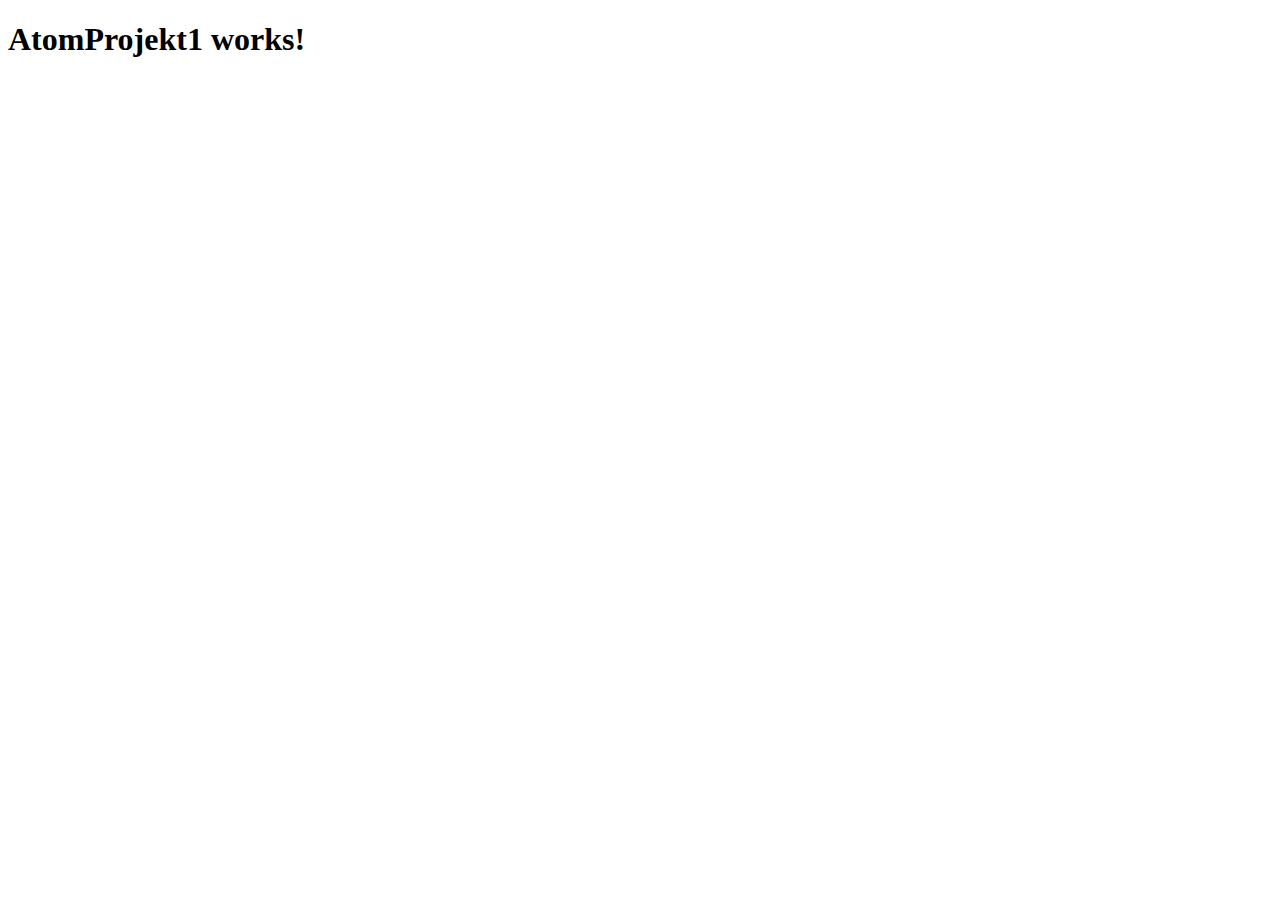
<file: index.html>
<!DOCTYPE html>
<html lang="en" dir="ltr">
  <head>
    <meta charset="utf-8">
    <title>AtomProjekt1</title>
  </head>
  <body>
    <h1>AtomProjekt1 works!</h1>
  </body>
  <footer>
  </footer>
</html>
</file>
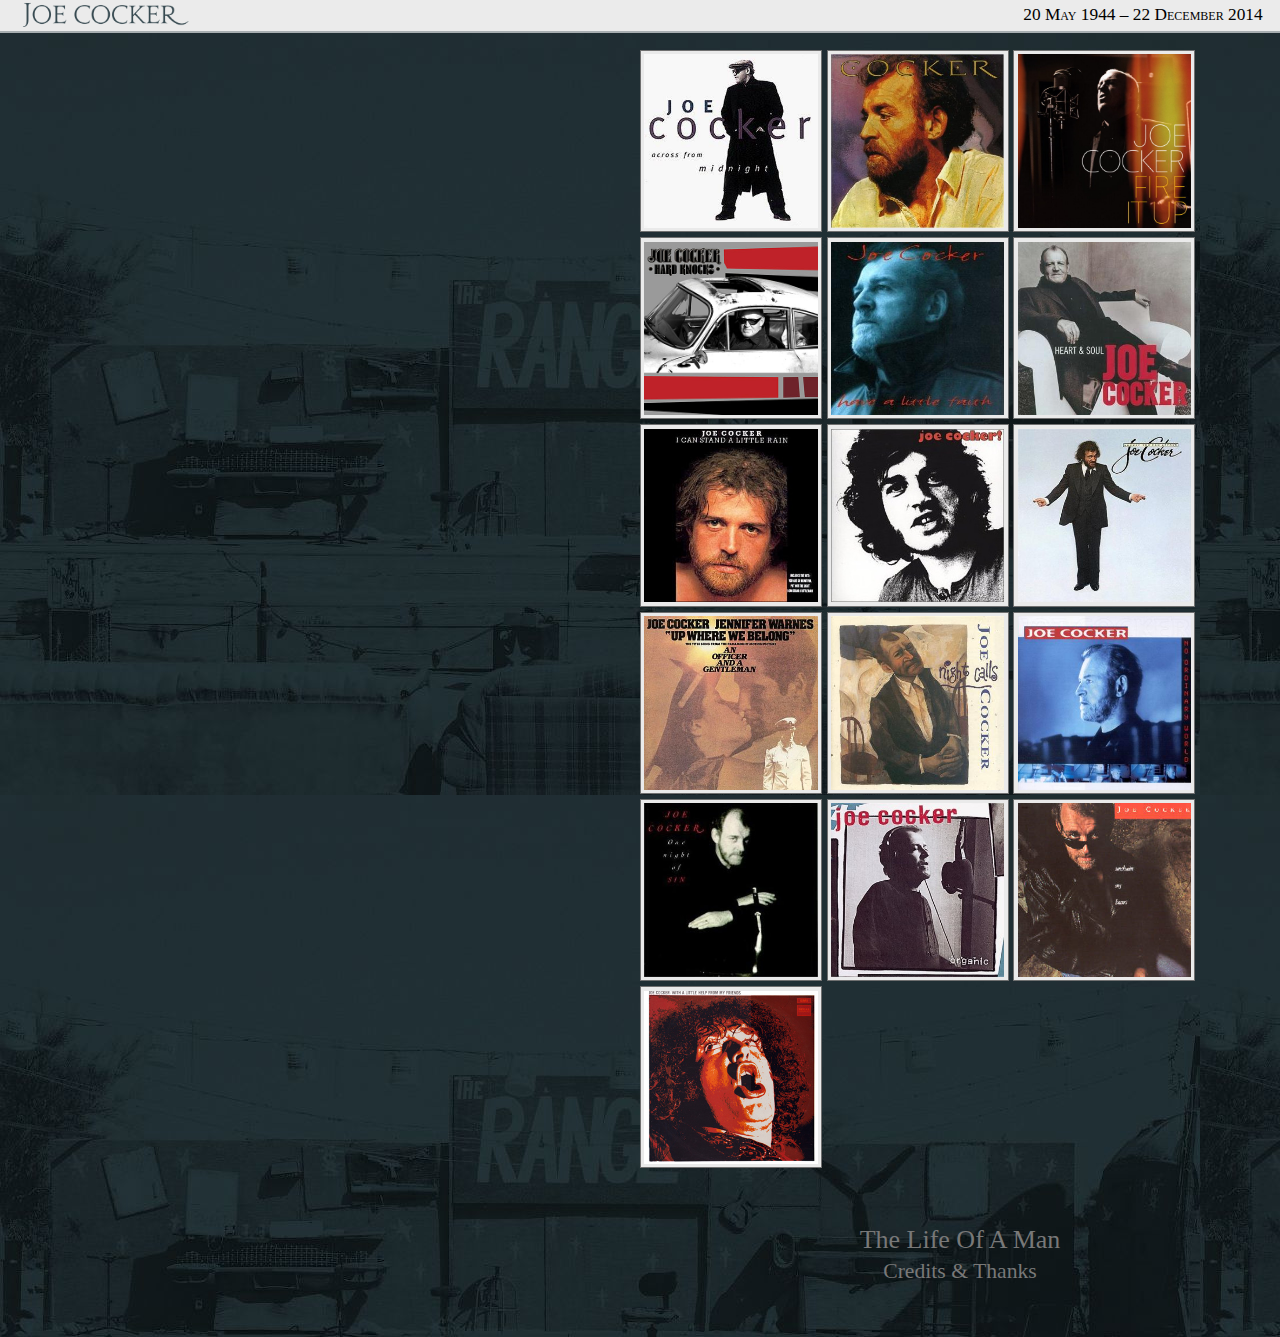
<file: Aufgabe/index.html>
<!DOCTYPE html>
<html>
    <head>
        <meta charset="utf-8" />
        <title>Joe Cocker | Discography</title>
        <link rel="stylesheet" href="style.css">
    </head>
    <body>
        <!--
            Aufgabenbeschreibung
            ====================

                1) Binde das Stylesheet style.css in die Seite ein
                2) Setze img/bg.jpg als großes, flächendeckendes Hintergrundbild
                3) Setze die Hintergrundfarbe rgb(235, 235, 235) für den Header
                4) Ebenso eine 2px dicke Rahmenlinie unterhalb des Headers mit Farbe #a8aeb1
                5) Begrenze die Höhe des Logos auf 3em
                6) Setze die Breite und Höhe der Albencover auf jeweils 10em
                7) Sorge dafür, dass das <aside> nur die rechte Hälfte des Bildschirms füllt
                8) Sorge dafür, dass die Albencover rechtsbündig ausgerichtet werden
        -->
      
        <header>
            <img src="img/logo.png" alt="Joe Cocker" id="logo" />

            <div>
                20 May 1944 – 22 December 2014
            </div>
        </header>

        <main>
            <aside>
                <img src="img/cover01.jpg" />
                <img src="img/cover02.jpg" />
                <img src="img/cover03.jpg" />
                <img src="img/cover04.jpg" />
                <img src="img/cover05.jpg" />
                <img src="img/cover06.jpg" />
                <img src="img/cover07.jpg" />
                <img src="img/cover08.jpg" />
                <img src="img/cover09.jpg" />
                <img src="img/cover10.jpg" />
                <img src="img/cover11.jpg" />
                <img src="img/cover12.jpg" />
                <img src="img/cover13.jpg" />
                <img src="img/cover14.jpg" />
                <img src="img/cover15.jpg" />
                <img src="img/cover16.jpg" />

                <h2>
                    The Life Of A Man <br />
                    <small>Credits & Thanks</small>
                </h2>
            </aside>
        </main>
    </body>
</html>
</file>
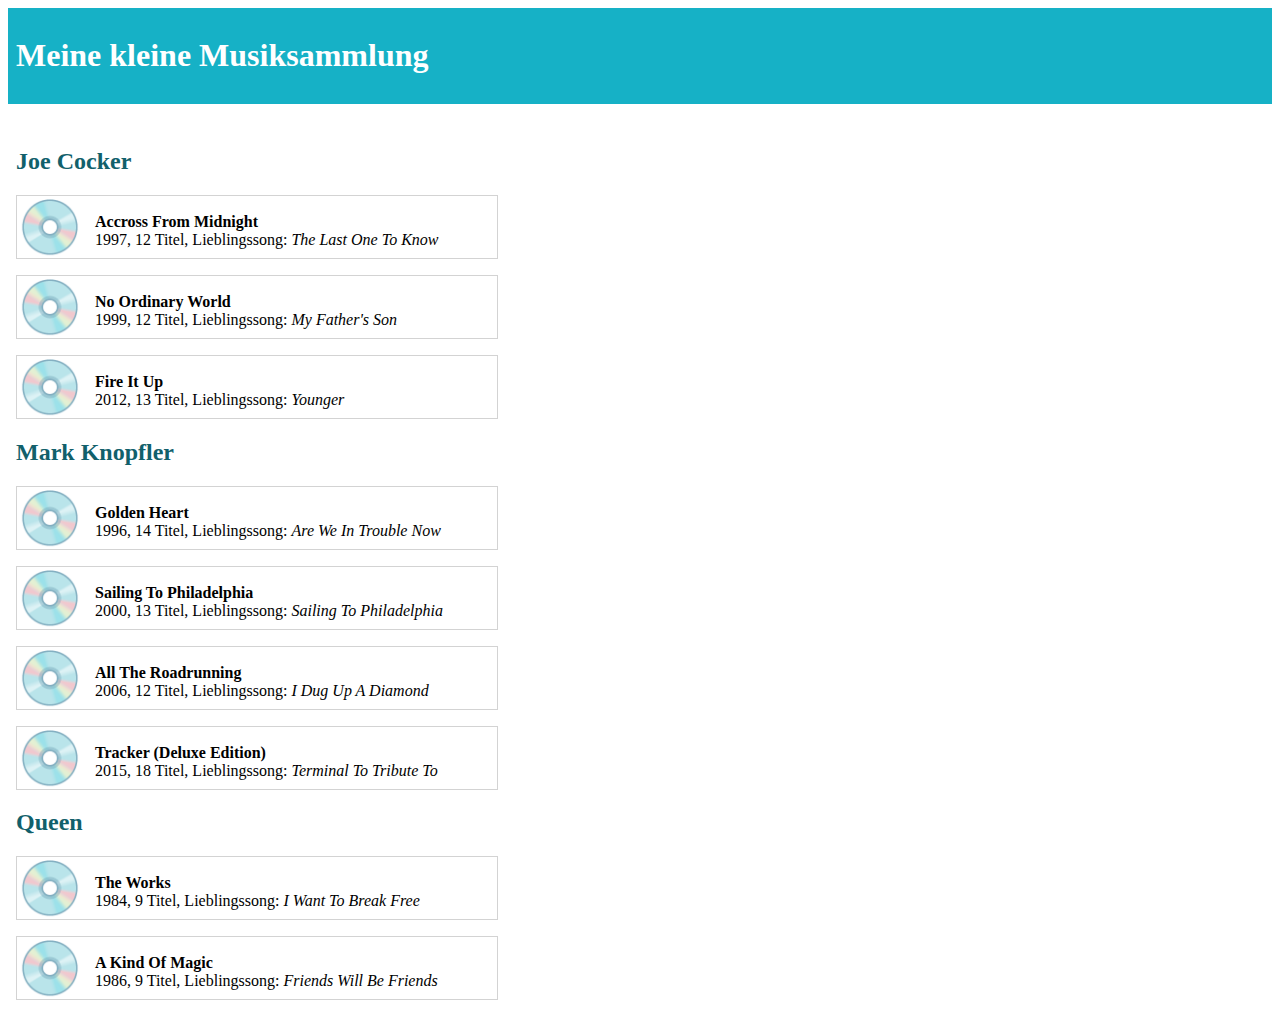
<file: Aufgabe6/index.html>
<!DOCTYPE html>
<html>
    <head>
        <meta charset="utf-8">
        <title>Mein erstes Stylesheet</title>
        <link rel="stylesheet" href="style.css">
    </head>
    <body>
        <header>
            <h1>Meine kleine Musiksammlung</h1>
        </header>
        <main>
            <h2>Joe Cocker</h2>

            <div class="album">
                <div class="icon">💿</div>
                <div class="description">
                    <span class="title">Accross From Midnight</span>
                    <br />
                    1997, 12 Titel, Lieblingssong: <i>The Last One To Know</i>
                </div>
            </div>

            <div class="album">
                <div class="icon">💿</div>
                <div class="description">
                    <span class="title">No Ordinary World</span>
                    <br />
                    1999, 12 Titel, Lieblingssong: <i>My Father's Son</i>
                </div>
            </div>

            <div class="album">
                <div class="icon">💿</div>
                <div class="description">
                    <span class="title">Fire It Up</span>
                    <br />
                    2012, 13 Titel, Lieblingssong: <i>Younger</i>
                </div>
            </div>

            <h2>Mark Knopfler</h2>

            <div class="album">
                <div class="icon">💿</div>
                <div class="description">
                    <span class="title">Golden Heart</span>
                    <br />
                    1996, 14 Titel, Lieblingssong: <i>Are We In Trouble Now</i>
                </div>
            </div>

            <div class="album">
                <div class="icon">💿</div>
                <div class="description">
                    <span class="title">Sailing To Philadelphia</span>
                    <br />
                    2000, 13 Titel, Lieblingssong: <i>Sailing To Philadelphia</i>
                </div>
            </div>

            <div class="album">
                <div class="icon">💿</div>
                <div class="description">
                    <span class="title">All The Roadrunning</span>
                    <br />
                    2006, 12 Titel, Lieblingssong: <i>I Dug Up A Diamond</i>
                </div>
            </div>

            <div class="album">
                <div class="icon">💿</div>
                <div class="description">
                    <span class="title">Tracker (Deluxe Edition)</span>
                    <br />
                    2015, 18 Titel, Lieblingssong: <i>Terminal To Tribute To</i>
                </div>
            </div>

            <h2>Queen</h2>

            <div class="album">
                <div class="icon">💿</div>
                <div class="description">
                    <span class="title">The Works</span>
                    <br />
                    1984, 9 Titel, Lieblingssong: <i>I Want To Break Free</i>
                </div>
            </div>

            <div class="album">
                <div class="icon">💿</div>
                <div class="description">
                    <span class="title">A Kind Of Magic</span>
                    <br />
                    1986, 9 Titel, Lieblingssong: <i>Friends Will Be Friends</i>
                </div>
            </div>
        </main>
    </body>
</html>
</file>
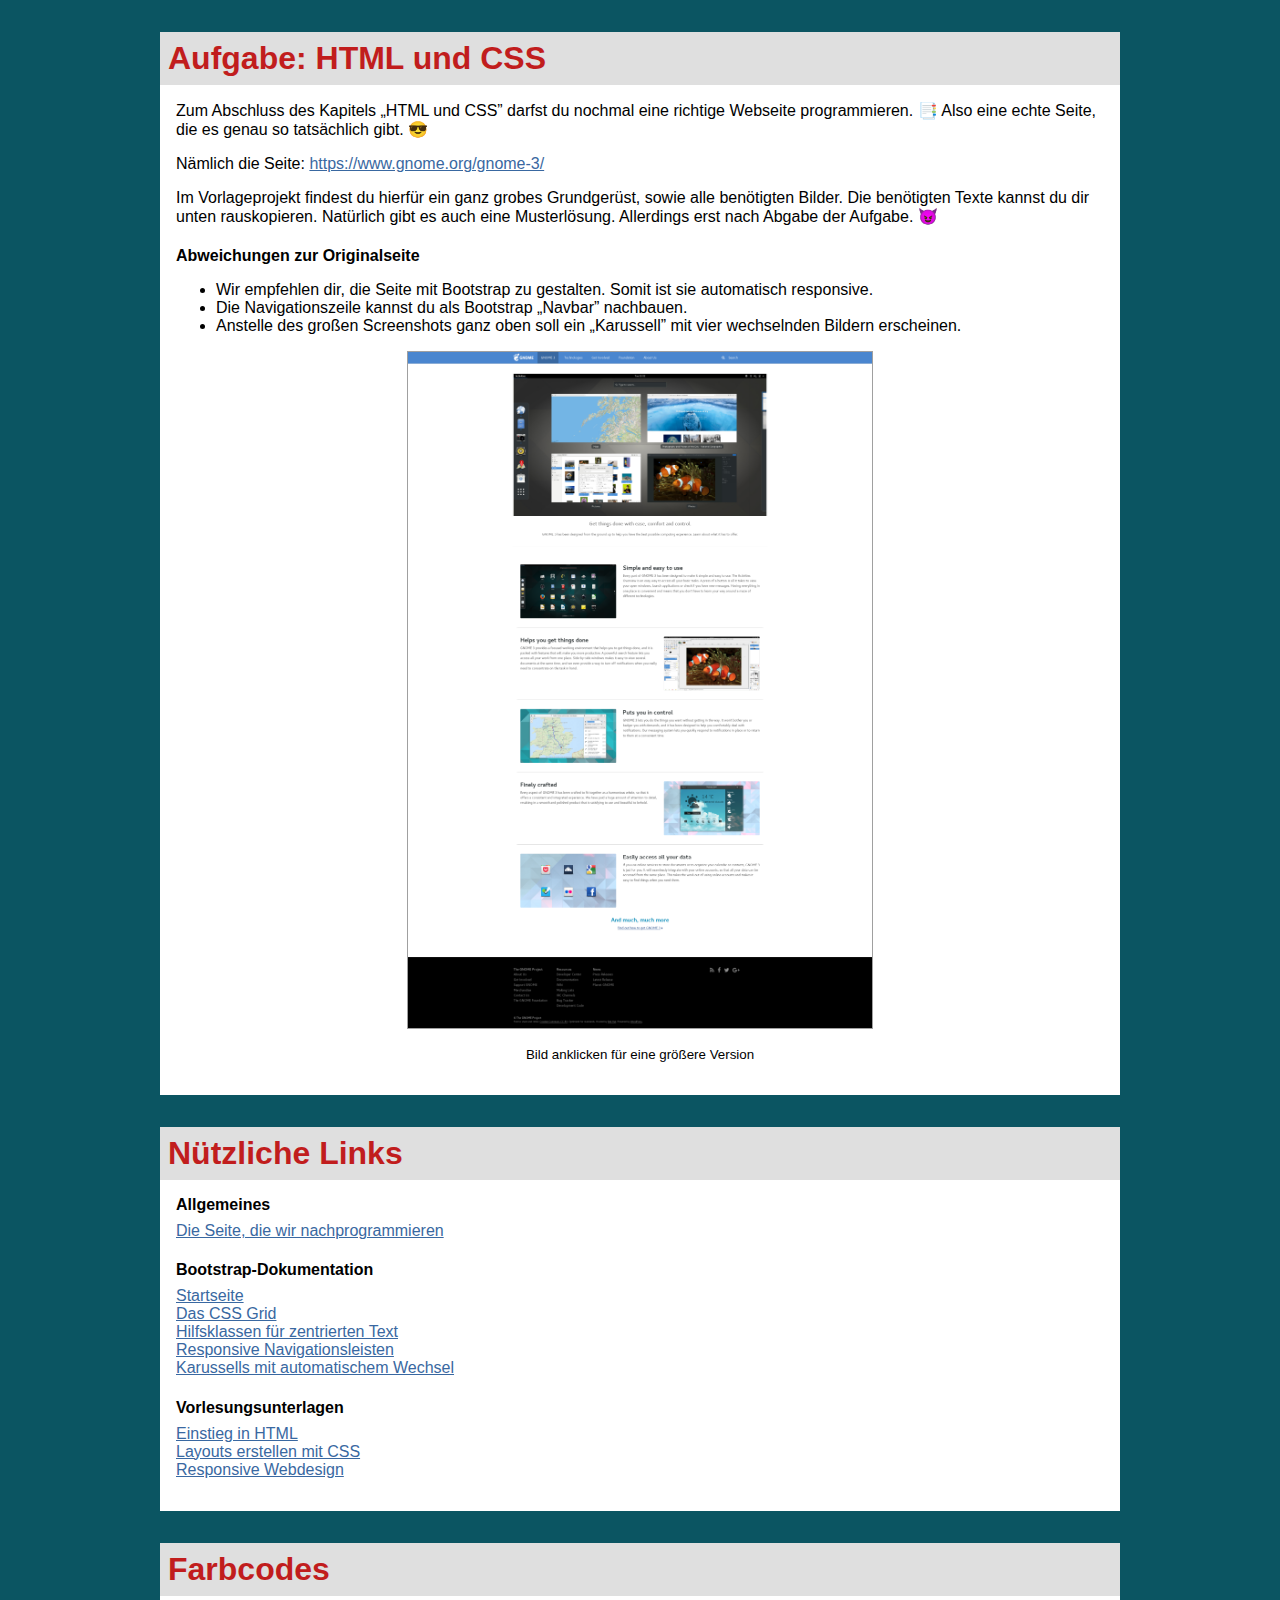
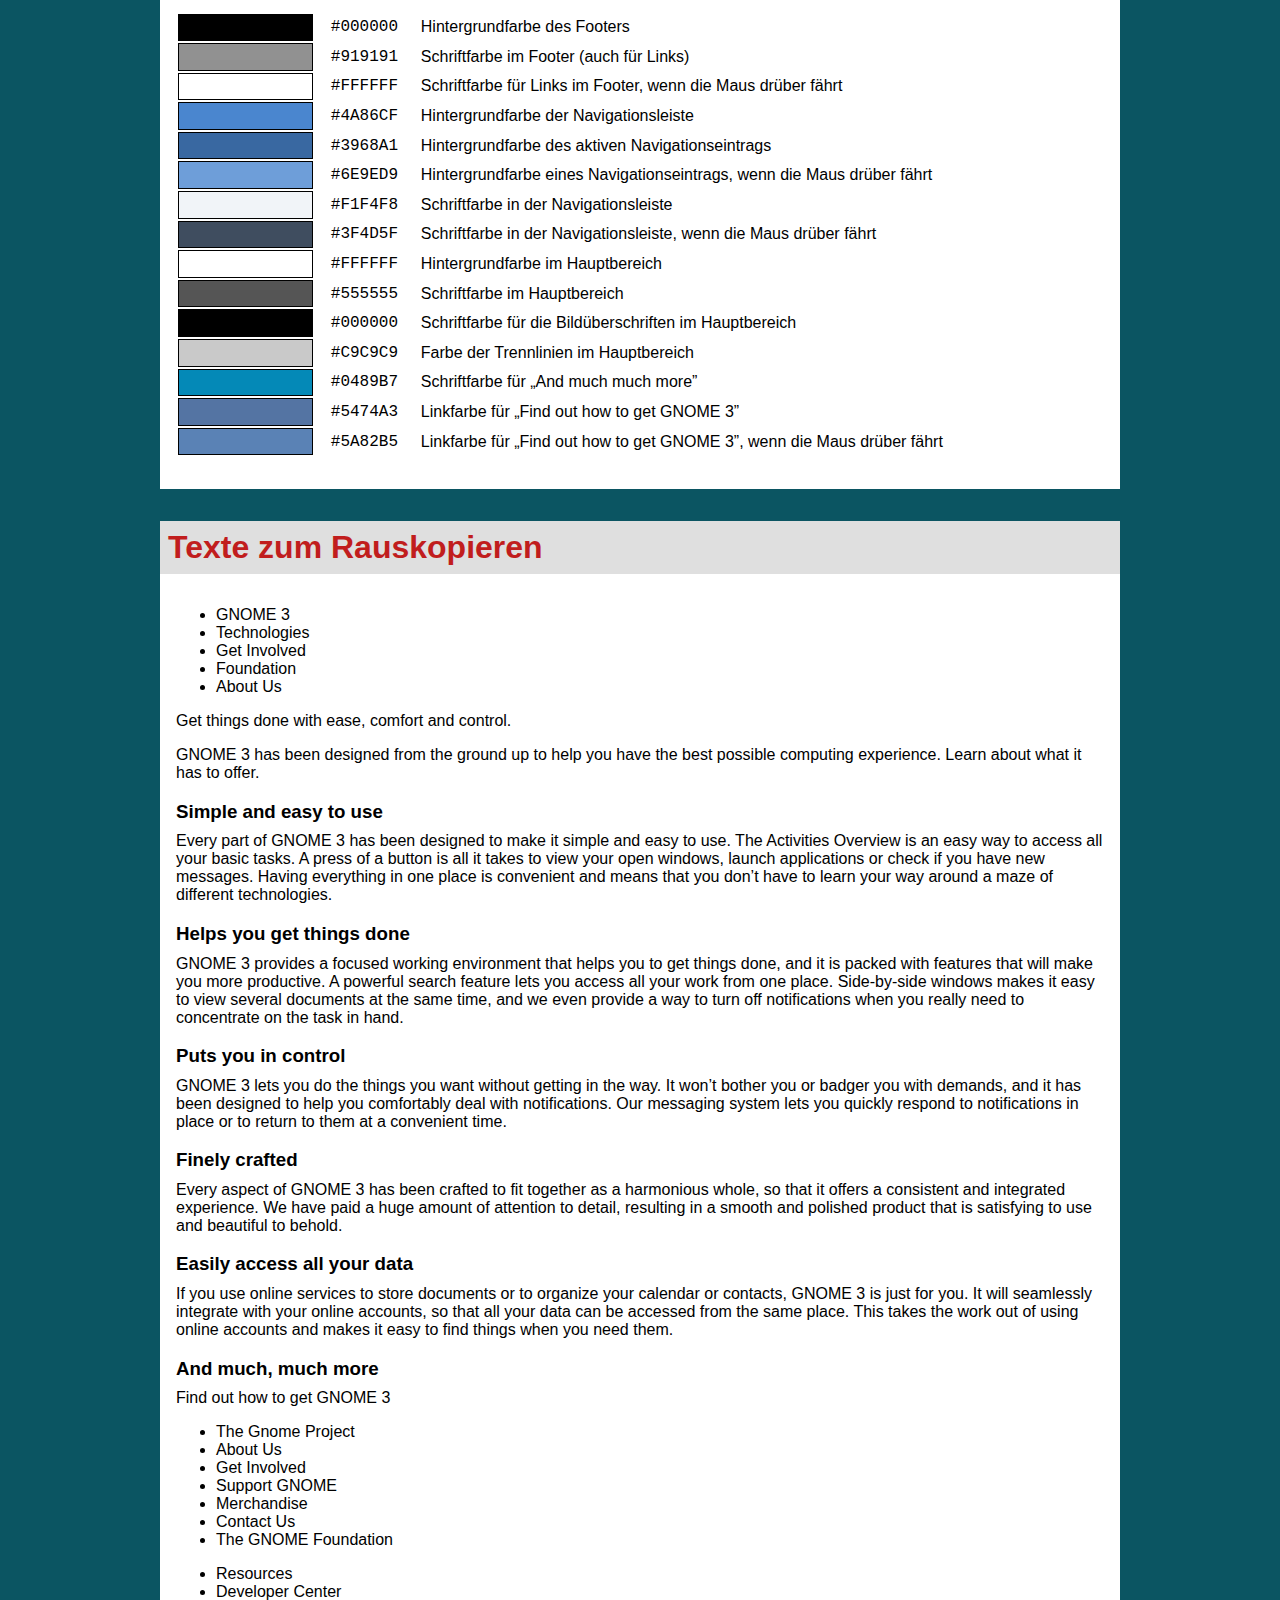
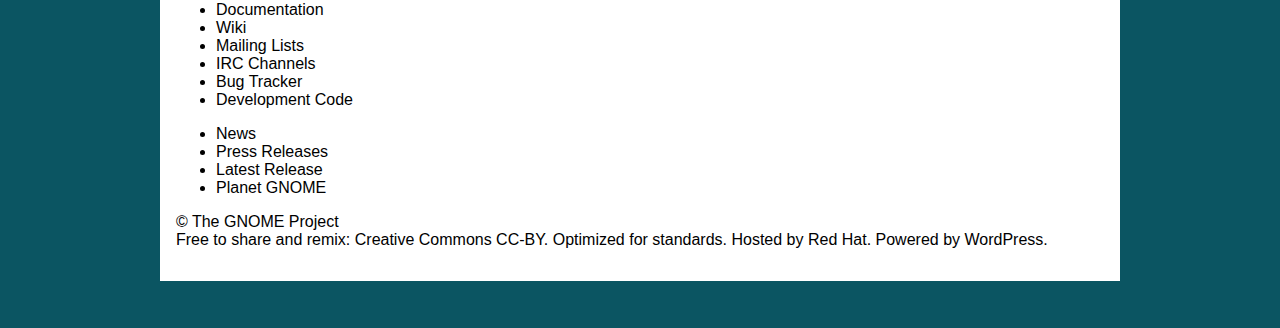
<file: AufgabeGnom/Gnome 3/Gnome 3/Beschreibung/index.html>
<!DOCTYPE html>
<html>
    <head>
        <meta charset="utf-8" />
        <title>🎁 HTML/CSS: Portfolio-Aufgabe</title>
        <style>
            html {
                font-family: sans-serif;
                font-size: 10pt;
            }

            @media (min-width: 63em) {
                html {
                    font-size: 12pt;
                    background: rgb(11, 85, 98);
                }

                section {
                    background: white;

                    width: 60em;
                    margin: 0 auto;
                    margin-top: 2em;
                    margin-bottom: 2em;
                }

                section > h1 {
                    font-size: 200%;
                    margin: 0;
                }

                section article {
                    padding: 1em;
                }

                section p,
                section h2:first-child,
                section h3:first-child,
                section h4:first-child {
                    margin-top: 0;
                }

                section h2,
                section h3,
                section h4 {
                    margin-bottom: 0.5em;
                }
            }

            h1 {
                padding: 0.25em;
                margin-top: 1.5em;
                color: rgb(193, 29, 29);
                background: #DFDFDF;
            }

            h1:first-child {
                margin-top: 0;
            }

            a, a:visited {
                color: #3968A1;
                text-decoration: underline;
            }

            a:hover {
                color: #6E9ED9;
            }

            #color-codes {
            }

            #color-codes td {
                padding: 0.3em;
                padding-right: 1em;
            }

            #color-codes td:last-child {
                padding-right: 0;
            }

            #color-codes tr > td:first-child {
                width: 7em;
                border: 1px solid; #A0A0A0;
            }

            #color-codes tr > td:nth-child(2) {
                font-family: monospace;
                padding-left: 1em;
            }
        </style>
    </head>
    <body>
        <section>
            <h1>Aufgabe: HTML und CSS</h1>

            <article>
                <p>
                    Zum Abschluss des Kapitels „HTML und CSS” darfst du nochmal eine richtige
                    Webseite programmieren. 📑 Also eine echte Seite, die es genau so tatsächlich
                    gibt. 😎
                </p>
                <p>
                    Nämlich die Seite: <a href="https://www.gnome.org/gnome-3/" target="_blank">https://www.gnome.org/gnome-3/</a>
                </p>
                <p>
                    Im Vorlageprojekt findest du hierfür ein ganz grobes Grundgerüst, sowie alle
                    benötigten Bilder. Die benötigten Texte kannst du dir unten rauskopieren.
                    Natürlich gibt es auch eine Musterlösung. Allerdings erst nach Abgabe der Aufgabe. 😈
                </p>
                <h4>Abweichungen zur Originalseite</h4>
                <ul>
                    <li>
                        Wir empfehlen dir, die Seite mit Bootstrap zu gestalten. Somit ist sie automatisch responsive.
                    </li>
                    <li>
                        Die Navigationszeile kannst du als Bootstrap „Navbar” nachbauen.
                    </li>
                    <li>
                        Anstelle des großen Screenshots ganz oben soll ein „Karussell” mit vier wechselnden Bildern erscheinen.
                    </li>
                </ul>
                <p>
                    <a href="pf1-screenshot.png" target="_blank">
                        <img
                            src   = "pf1-screenshot.png"
                            alt   = "Screenshot der zu erstellenden Webseite"
                            style = "display: block; width: 50%; margin: 0 auto; border: 1px solid #A0A0A0;"
                        />
                    </a>
                </p>
                <p style="text-align: center;">
                    <small>
                        Bild anklicken für eine größere Version
                    </small>
                </p>
            </article>
        </section>

        <section>
            <h1>Nützliche Links</h1>

            <article>
                <h4>Allgemeines</h4>
                <p>
                    <a href="https://www.gnome.org/gnome-3/" target="_blank">Die Seite, die wir nachprogrammieren</a> <br />
                </p>

                <h4>Bootstrap-Dokumentation</h4>
                <p>
                    <a href="https://getbootstrap.com/docs/4.0/getting-started/introduction/" target="_blank">Startseite</a> <br />
                    <a href="https://getbootstrap.com/docs/4.0/layout/grid/" target="_blank">Das CSS Grid</a> <br />
                    <a href="https://getbootstrap.com/docs/4.0/utilities/text/" target="_blank">Hilfsklassen für zentrierten Text</a> <br />
                    <a href="https://getbootstrap.com/docs/4.0/components/navbar/" target="_blank">Responsive Navigationsleisten</a> <br />
                    <a href="https://getbootstrap.com/docs/4.0/components/carousel/" target="_blank">Karussells mit automatischem Wechsel</a> <br />
                </p>


                <h4>Vorlesungsunterlagen</h4>
                <p>
                    <a href="https://www.wpvs.de/webprog/2-webdesign/html/" target="_blank">Einstieg in HTML</a> <br />
                    <a href="https://www.wpvs.de/webprog/2-webdesign/css/" target="_blank">Layouts erstellen mit CSS</a> <br />
                    <a href="https://www.wpvs.de/webprog/2-webdesign/responsive/" target="_blank">Responsive Webdesign</a> <br />
                </p>
            </article>
        </section>

        <section>
            <h1>Farbcodes</h1>

            <article>
                <table id="color-codes" style="margin-bottom: 1em;">
                    <tr>
                        <td style="background: #000000;"></td>
                        <td>#000000</td>
                        <td>Hintergrundfarbe des Footers</td>
                    </tr>
                    <tr>
                        <td style="background: #919191;"></td>
                        <td>#919191</td>
                        <td>Schriftfarbe im Footer (auch für Links)</td>
                    </tr>
                    <tr>
                        <td style="background: #FFFFFF;"></td>
                        <td>#FFFFFF</td>
                        <td>Schriftfarbe für Links im Footer, wenn die Maus drüber fährt</td>
                    </tr>
                    <tr>
                        <td style="background: #4A86CF;"></td>
                        <td>#4A86CF</td>
                        <td>Hintergrundfarbe der Navigationsleiste</td>
                    </tr>
                    <tr>
                        <td style="background: #3968A1;"></td>
                        <td>#3968A1</td>
                        <td>Hintergrundfarbe des aktiven Navigationseintrags</td>
                    </tr>
                    <tr>
                        <td style="background: #6E9ED9;"></td>
                        <td>#6E9ED9</td>
                        <td>Hintergrundfarbe eines Navigationseintrags, wenn die Maus drüber fährt</td>
                    </tr>
                    <tr>
                        <td style="background: #F1F4F8;"></td>
                        <td>#F1F4F8</td>
                        <td>Schriftfarbe in der Navigationsleiste</td>
                    </tr>
                    <tr>
                        <td style="background: #3F4D5F;"></td>
                        <td>#3F4D5F</td>
                        <td>Schriftfarbe in der Navigationsleiste, wenn die Maus drüber fährt</td>
                    </tr>
                    <tr>
                        <td style="background: #FFFFFF;"></td>
                        <td>#FFFFFF</td>
                        <td>Hintergrundfarbe im Hauptbereich</td>
                    </tr>
                    <tr>
                        <td style="background: #555555;"></td>
                        <td>#555555</td>
                        <td>Schriftfarbe im Hauptbereich</td>
                    </tr>
                    <tr>
                        <td style="background: #000000;"></td>
                        <td>#000000</td>
                        <td>Schriftfarbe für die Bildüberschriften im Hauptbereich</td>
                    </tr>
                    <tr>
                        <td style="background: #C9C9C9;"></td>
                        <td>#C9C9C9</td>
                        <td>Farbe der Trennlinien im Hauptbereich</td>
                    </tr>
                    <tr>
                        <td style="background: #0489B7;"></td>
                        <td>#0489B7</td>
                        <td>Schriftfarbe für „And much much more”</td>
                    </tr>
                    <tr>
                        <td style="background: #5474A3;"></td>
                        <td>#5474A3</td>
                        <td>Linkfarbe für „Find out how to get GNOME 3”</td>
                    </tr>
                    <tr>
                        <td style="background: #5A82B5;"></td>
                        <td>#5A82B5</td>
                        <td>Linkfarbe für „Find out how to get GNOME 3”, wenn die Maus drüber fährt</td>
                    </tr>
                </table>
            </article>
        </section>

        <section>
            <h1>Texte zum Rauskopieren</h1>

            <article>
                <ul>
                    <li>GNOME 3</li>
                    <li>Technologies</li>
                    <li>Get Involved</li>
                    <li>Foundation</li>
                    <li>About Us</li>
                </ul>

                <p>
                    Get things done with ease, comfort and control.
                </p>
                <p>
                    GNOME 3 has been designed from the ground up to help you have the best possible computing experience. Learn about what it has to offer.
                </p>

                <h3>Simple and easy to use</h3>
                <p>
                    Every part of GNOME 3 has been designed to make it simple and easy to use. The Activities Overview is an easy way to access all your basic tasks. A press of a button is all it takes to view your open windows, launch applications or check if you have new messages. Having everything in one place is convenient and means that you don’t have to learn your way around a maze of different technologies.
                </p>
                <h3>Helps you get things done</h3>
                <p>
                    GNOME 3 provides a focused working environment that helps you to get things done, and it is packed with features that will make you more productive. A powerful search feature lets you access all your work from one place. Side-by-side windows makes it easy to view several documents at the same time, and we even provide a way to turn off notifications when you really need to concentrate on the task in hand.
                </p>
                <h3>Puts you in control</h3>
                <p>
                    GNOME 3 lets you do the things you want without getting in the way. It won’t bother you or badger you with demands, and it has been designed to help you comfortably deal with notifications. Our messaging system lets you quickly respond to notifications in place or to return to them at a convenient time.
                </p>
                <h3>Finely crafted</h3>
                <p>
                    Every aspect of GNOME 3 has been crafted to fit together as a harmonious whole, so that it offers a consistent and integrated experience. We have paid a huge amount of attention to detail, resulting in a smooth and polished product that is satisfying to use and beautiful to behold.
                </p>
                <h3>Easily access all your data</h3>
                <p>
                    If you use online services to store documents or to organize your calendar or contacts, GNOME 3 is just for you. It will seamlessly integrate with your online accounts, so that all your data can be accessed from the same place. This takes the work out of using online accounts and makes it easy to find things when you need them.
                </p>
                <h3>And much, much more</h3>
                <p>
                    Find out how to get GNOME 3
                </p>

                <ul>
                    <li>The Gnome Project</li>
                    <li>About Us</li>
                    <li>Get Involved</li>
                    <li>Support GNOME</li>
                    <li>Merchandise</li>
                    <li>Contact Us</li>
                    <li>The GNOME Foundation</li>
                </ul>
                <ul>
                    <li>Resources</li>
                    <li>Developer Center</li>
                    <li>Documentation</li>
                    <li>Wiki</li>
                    <li>Mailing Lists</li>
                    <li>IRC Channels</li>
                    <li>Bug Tracker</li>
                    <li>Development Code</li>
                </ul>
                <ul>
                    <li>News</li>
                    <li>Press Releases</li>
                    <li>Latest Release</li>
                    <li>Planet GNOME</li>
                </ul>
                <p>
                    © The GNOME Project <br />
                    Free to share and remix: Creative Commons CC-BY. Optimized for standards. Hosted by Red Hat. Powered by WordPress.
                </p>
            </article>
        </section>
    </body>
</html>
</file>
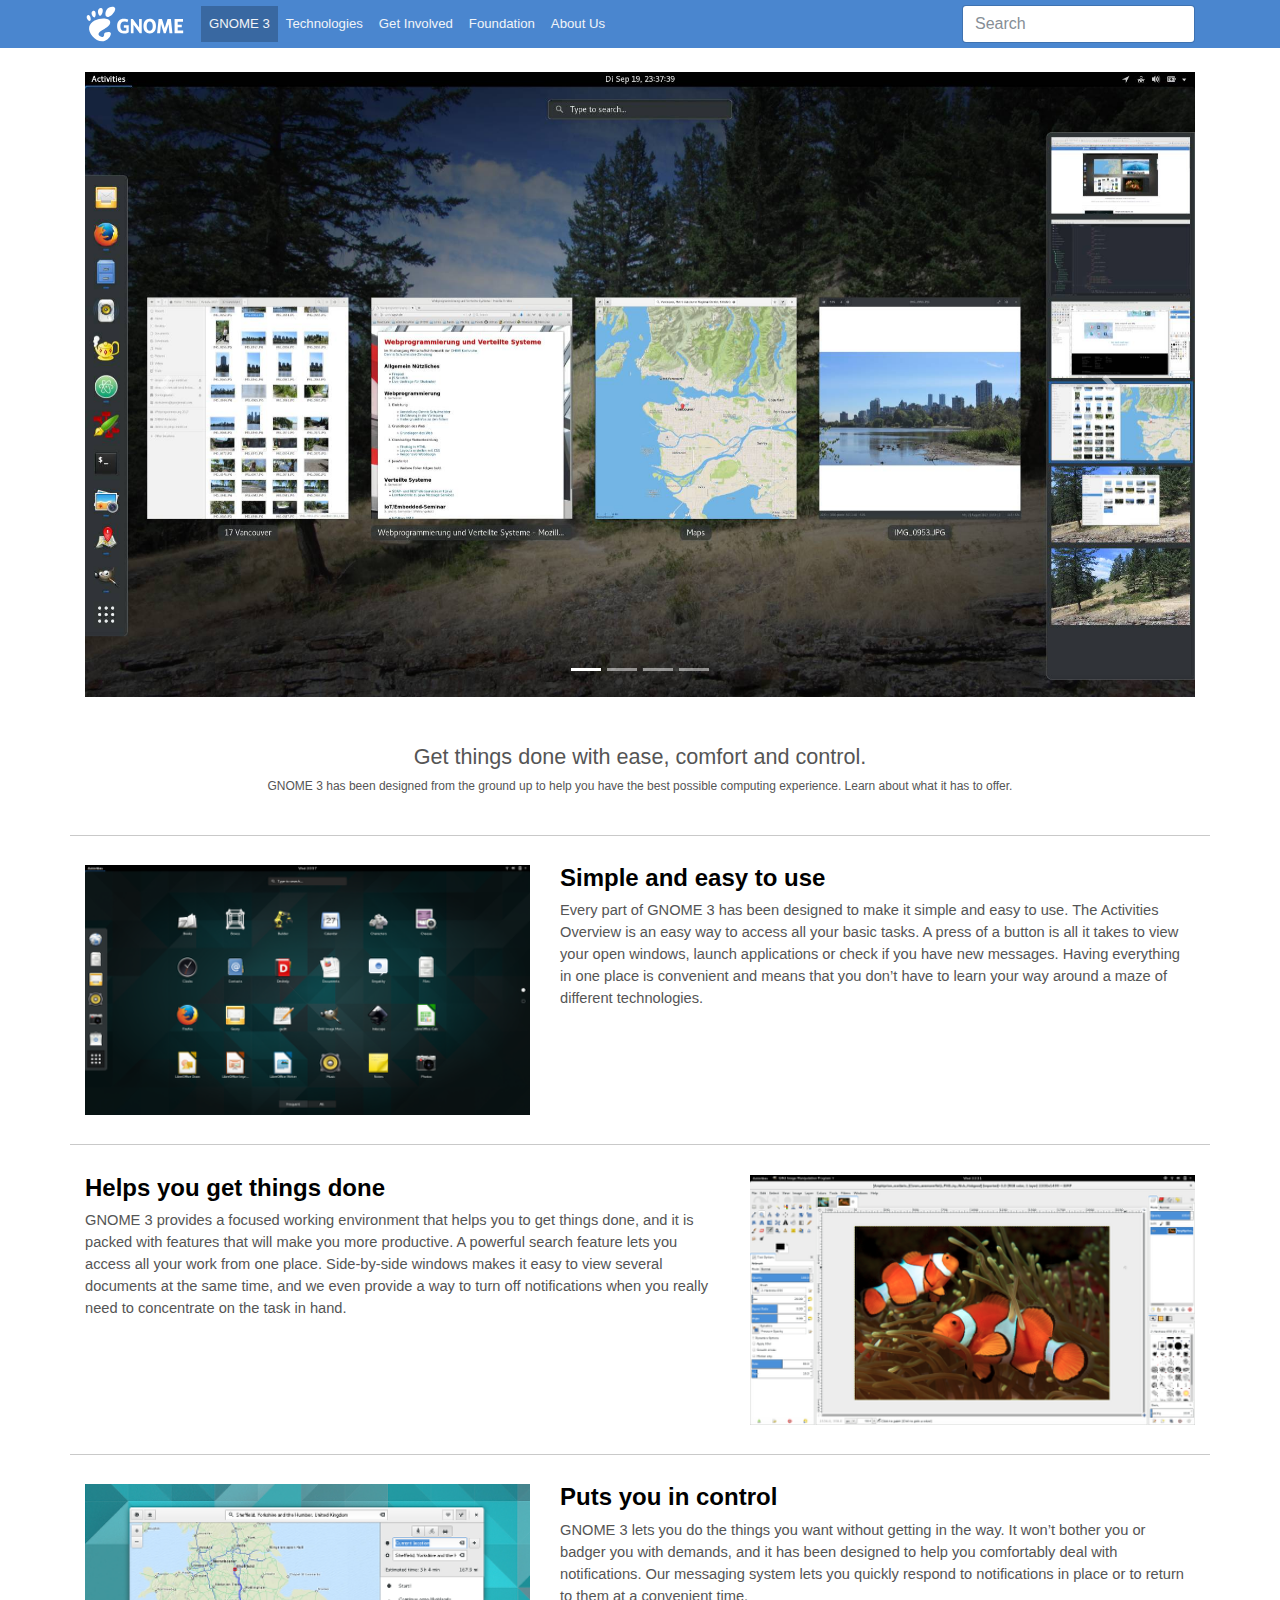
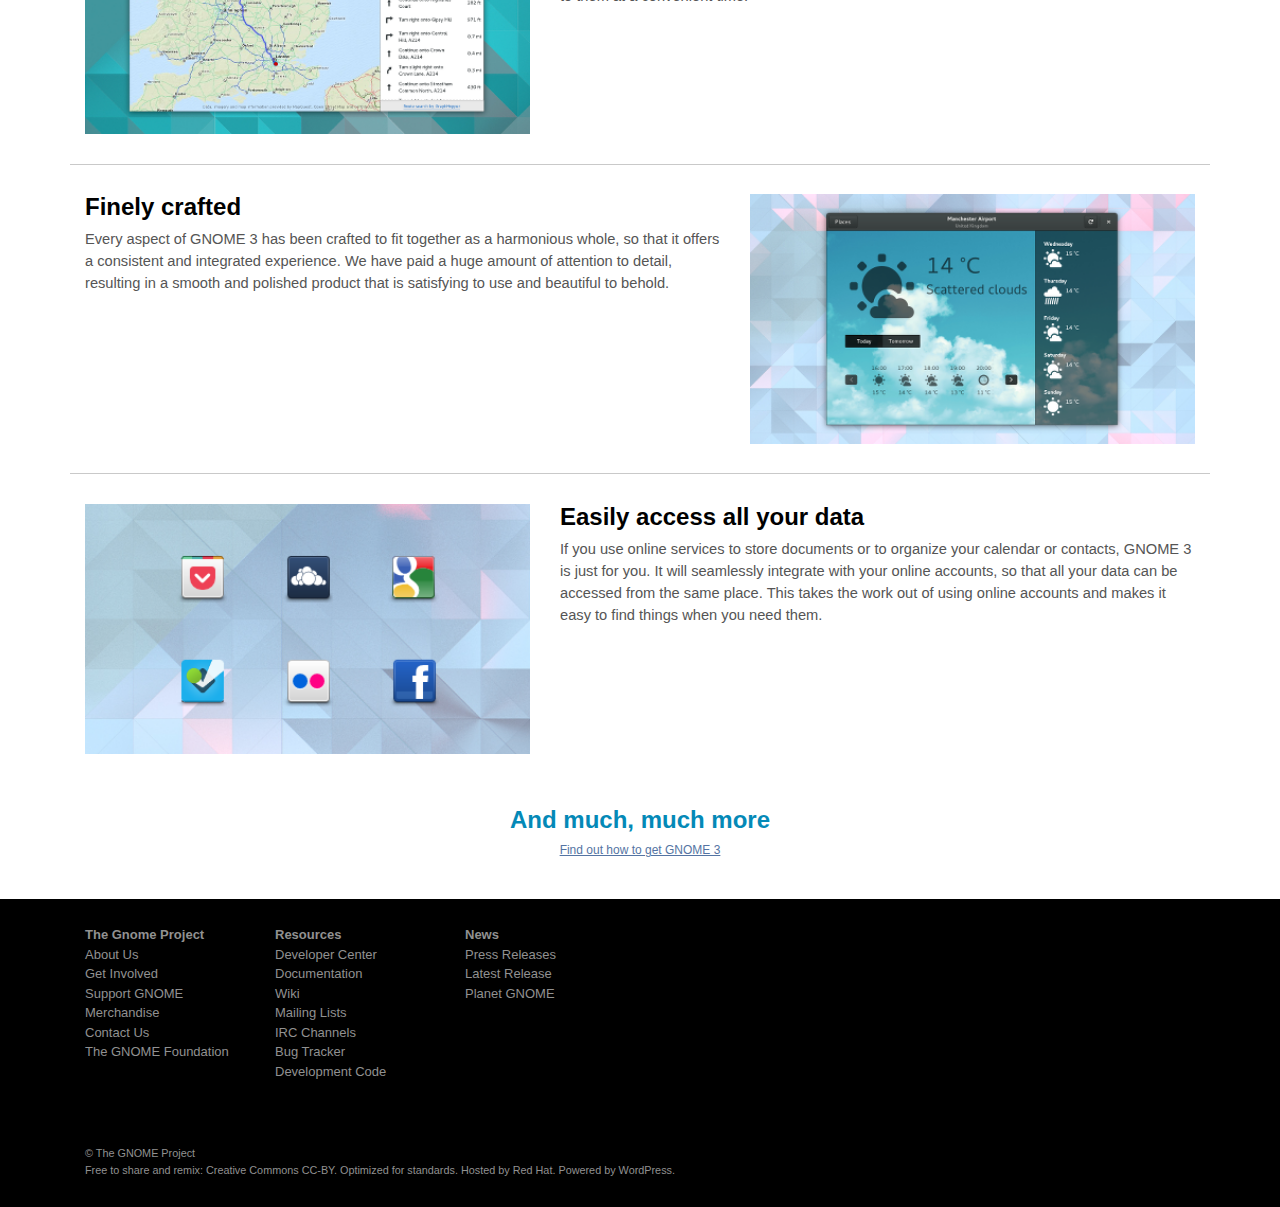
<file: AufgabeGnom/Gnome 3/Gnome 3/Loesung/index.html>
<!DOCTYPE html>
<html>
    <head>
        <meta charset="utf-8" />
        <title>(DHBW-KA) GNOME3 - GNOME</title>

        <!-- Bootstrap -->
        <link rel="stylesheet" href="bootstrap/css/bootstrap.min.css">

        <script src="https://code.jquery.com/jquery-3.2.1.slim.min.js"></script>
        <script src="https://cdnjs.cloudflare.com/ajax/libs/popper.js/1.11.0/umd/popper.min.js"></script>
        <script src="bootstrap/js/bootstrap.min.js"></script>

        <!-- Socicon: Social Media Icons (www.socicon.com) -->
        <link rel="stylesheet" href="https://d1azc1qln24ryf.cloudfront.net/114779/Socicon/style-cf.css?rd5re8">

        <!-- Eigene Stylesheets -->
        <link rel="stylesheet" href="style.css" />
        <link rel="icon" href="img/favicon.ico" />
    </head>
    <body>
        <!-- Navigationsleiste -->
        <nav id="nav-main" class="navbar navbar-expand-lg">
            <div class="container">
                <a class="navbar-brand" href="#">
                    <img src="img/gnome-logo.svg" id="logo" alt="Gnome" />
                </a>

                <button class="navbar-toggler" type="button" data-toggle="collapse" data-target="#navbarSupportedContent" aria-controls="navbarSupportedContent" aria-expanded="false" aria-label="Toggle navigation">
                    Menu
                </button>

                <div class="collapse navbar-collapse" id="navbarSupportedContent">
                    <ul class="navbar-nav mr-auto">
                        <li class="nav-item active">
                            <a class="nav-link" href="#">GNOME 3 <span class="sr-only">(current)</span></a>
                        </li>
                        <li class="nav-item">
                            <a class="nav-link" href="#">Technologies</a>
                        </li>
                        <li class="nav-item">
                            <a class="nav-link" href="#">Get Involved</a>
                        </li>
                        <li class="nav-item">
                            <a class="nav-link" href="#">Foundation</a>
                        </li>
                        <li class="nav-item">
                            <a class="nav-link" href="#">About Us</a>
                        </li>
                    </ul>
                    <form class="form-inline my-2 my-lg-0">
                        <input class="form-control" type="text" placeholder="Search" aria-label="Search">
                    </form>
                </div>
            </div>
        </nav>

        <!-- Seiteninhalt -->
        <main>
            <!-- Karussell mit großen Screenshots -->
            <section class="container">
                <div id="carousel-screenshots" class="carousel slide" data-ride="carousel">
                    <ol class="carousel-indicators">
                        <li data-target="#carousel-screenshots" data-slide-to="0" class="active"></li>
                        <li data-target="#carousel-screenshots" data-slide-to="1"></li>
                        <li data-target="#carousel-screenshots" data-slide-to="2"></li>
                        <li data-target="#carousel-screenshots" data-slide-to="3"></li>
                    </ol>
                    <div class="carousel-inner">
                        <div class="carousel-item active">
                            <img class="d-block w-100" src="img/screenshot1.jpg" alt="Overview Mode">
                        </div>
                        <div class="carousel-item">
                            <img class="d-block w-100" src="img/screenshot2.jpg" alt="File Manager">
                        </div>
                        <div class="carousel-item">
                            <img class="d-block w-100" src="img/screenshot3.jpg" alt="Image Viewer">
                        </div>
                        <div class="carousel-item">
                            <img class="d-block w-100" src="img/screenshot4.jpg" alt="Tiled Windows">
                        </div>
                    </div>
                    <a class="carousel-control-prev" href="#carousel-screenshots" role="button" data-slide="prev">
                        <span class="carousel-control-prev-icon" aria-hidden="true"></span>
                        <span class="sr-only">Previous</span>
                    </a>
                    <a class="carousel-control-next" href="#carousel-screenshots" role="button" data-slide="next">
                        <span class="carousel-control-next-icon" aria-hidden="true"></span>
                        <span class="sr-only">Next</span>
                    </a>
                </div>
            </section>

            <section class="text-center">
                <h3>Get things done with ease, comfort and control.</h3>
                <p>
                    GNOME 3 has been designed from the ground up to help you have the best possible computing experience. Learn about what it has to offer.
                </p>
            </section>

            <!-- Hauptbereich mit kleinen Screenshots und Texten -->
            <section class="details container">
                <div class="row">
                    <div class="col-md-5">
                        <img class="d-block w-100" src="img/simple-to-use.png" />
                    </div>
                    <div class="col-md-7">
                        <h4>Simple and easy to use</h4>
                        <p>
                            Every part of GNOME 3 has been designed to make it simple and easy to use. The Activities Overview is an easy way to access all your basic tasks. A press of a button is all it takes to view your open windows, launch applications or check if you have new messages. Having everything in one place is convenient and means that you don’t have to learn your way around a maze of different technologies.
                        </p>
                    </div>
                </div>
            </section>

            <section class="details container">
                <div class="row">
                    <div class="col-md-7">
                        <h4>Helps you get things done</h4>
                        <p>
                            GNOME 3 provides a focused working environment that helps you to get things done, and it is packed with features that will make you more productive. A powerful search feature lets you access all your work from one place. Side-by-side windows makes it easy to view several documents at the same time, and we even provide a way to turn off notifications when you really need to concentrate on the task in hand.
                        </p>
                    </div>
                    <div class="col-md-5">
                        <img class="d-block w-100" src="img/get-things-done.png" />
                    </div>
                </div>
            </section>

            <section class="details container">
                <div class="row">
                    <div class="col-md-5">
                        <img class="d-block w-100" src="img/you-in-control.png" />
                    </div>
                    <div class="col-md-7">
                        <h4>Puts you in control</h4>
                        <p>
                            GNOME 3 lets you do the things you want without getting in the way. It won’t bother you or badger you with demands, and it has been designed to help you comfortably deal with notifications. Our messaging system lets you quickly respond to notifications in place or to return to them at a convenient time.
                        </p>
                    </div>
                </div>
            </section>

            <section class="details container">
                <div class="row">
                    <div class="col-md-7">
                        <h4>Finely crafted</h4>
                        <p>
                            Every aspect of GNOME 3 has been crafted to fit together as a harmonious whole, so that it offers a consistent and integrated experience. We have paid a huge amount of attention to detail, resulting in a smooth and polished product that is satisfying to use and beautiful to behold.
                        </p>
                    </div>
                    <div class="col-md-5">
                        <img class="d-block w-100" src="img/finely-crafted.png" />
                    </div>
                </div>
            </section>

            <section class="details container">
                <div class="row">
                    <div class="col-md-5">
                        <img class="d-block w-100" src="img/easy-access.png" />
                    </div>
                    <div class="col-md-7">
                        <h4>Easily access all your data</h4>
                        <p>
                            If you use online services to store documents or to organize your calendar or contacts, GNOME 3 is just for you. It will seamlessly integrate with your online accounts, so that all your data can be accessed from the same place. This takes the work out of using online accounts and makes it easy to find things when you need them.
                        </p>
                    </div>
                </div>
            </section>

            <section id="more-info" class="text-center">
                <h4>And much, much more</h4>
                <p>
                    <a href="#">Find out how to get GNOME 3</a>
                </p>
            </section>
        </main>

        <!-- Fußbereich mit weiteren Links -->
        <footer>
            <div class="container">
                <div class="row">
                    <div class="col-md-2">
                        <ul>
                            <li class="bold">
                                <a href="#">The Gnome Project</a>
                            </li>
                            <li>
                                <a href="#">About Us</a>
                            </li>
                            <li>
                                <a href="#">Get Involved</a>
                            </li>
                            <li>
                                <a href="#">Support GNOME</a>
                            </li>
                            <li>
                                <a href="#">Merchandise</a>
                            </li>
                            <li>
                                <a href="#">Contact Us</a>
                            </li>
                            <li>
                                <a href="#">The GNOME Foundation</a>
                            </li>
                        </ul>
                    </div>
                    <div class="col-md-2">
                        <ul>
                            <li class="bold">
                                <a href="#">Resources</a>
                            </li>
                            <li>
                                <a href="#">Developer Center</a>
                            </li>
                            <li>
                                <a href="#">Documentation</a>
                            </li>
                            <li>
                                <a href="#">Wiki</a>
                            </li>
                            <li>
                                <a href="#">Mailing Lists</a>
                            </li>
                            <li>
                                <a href="#">IRC Channels</a>
                            </li>
                            <li>
                                <a href="#">Bug Tracker</a>
                            </li>
                            <li>
                                <a href="#">Development Code</a>
                            </li>
                        </ul>
                    </div>
                    <div class="col-md-2">
                        <ul>
                            <li class="bold">
                                <a href="#">News</a>
                            </li>
                            <li>
                                <a href="#">Press Releases</a>
                            </li>
                            <li>
                                <a href="#">Latest Release</a>
                            </li>
                            <li>
                                <a href="#">Planet GNOME</a>
                            </li>
                        </ul>
                    </div>
                    <div class="col-md-6 text-right socialmedia">
                        <a href="#">
                            <span class="socicon-rss"></span>
                        </a>
                        <a href="#">
                            <span class="socicon-facebook"></span>
                        </a>
                        <a href="#">
                            <span class="socicon-twitter"></span>
                        </a>
                        <a href="#">
                            <span class="socicon-googleplus"></span>
                        </a>
                    </div>
                </div>
                <div class="row">
                    <div class="col">
                        <p>
                            © The GNOME Project <br />
                            Free to share and remix: Creative Commons CC-BY. Optimized for standards. Hosted by Red Hat. Powered by WordPress.
                        </p>
                    </div>
                </div>
            </div>
        </footer>
    </body>
</html>
</file>
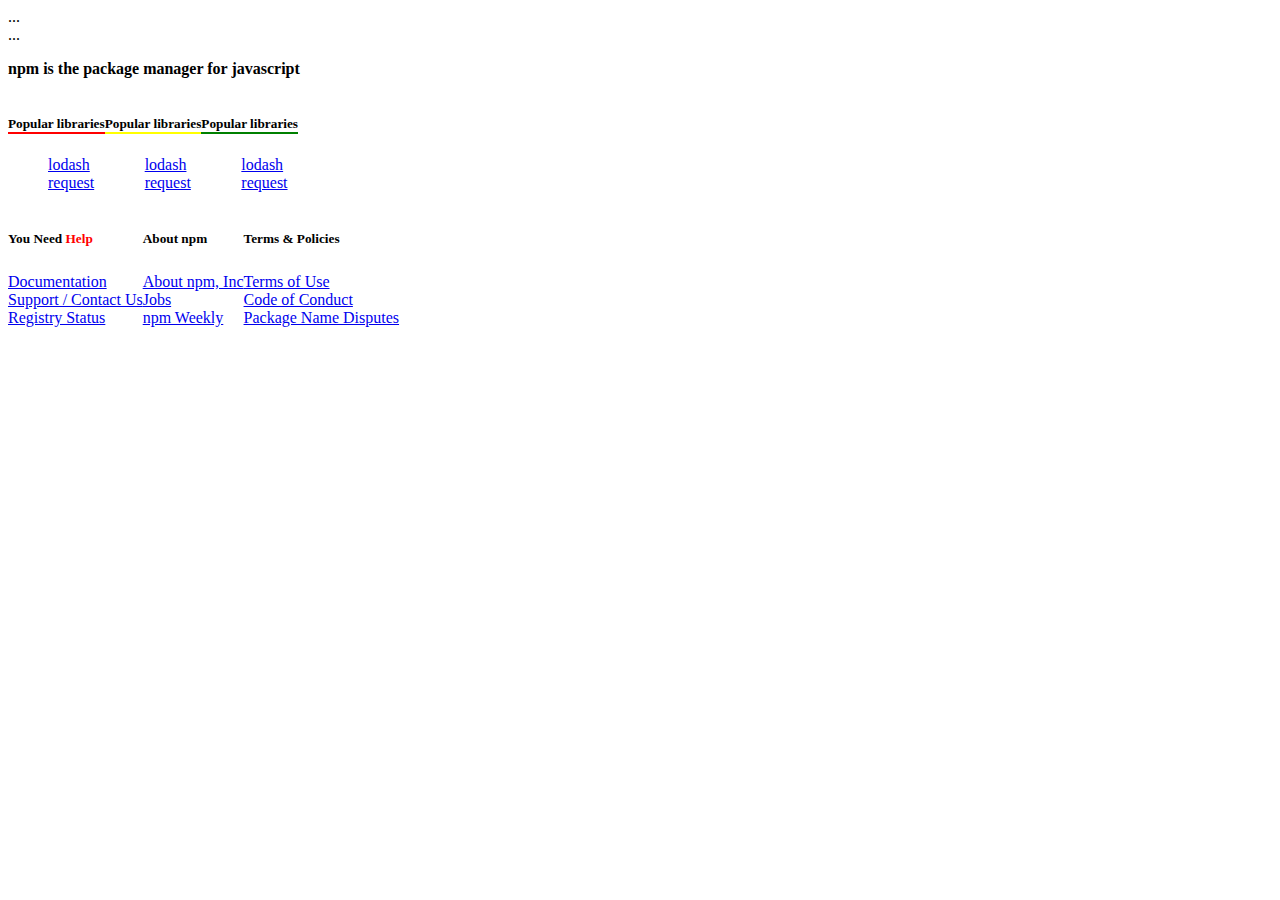
<file: npmDOM.html>
<!DOCTYPE html>
<html lang="en" dir="ltr">
  <head>
    <meta charset="utf-8">
    <title>nomjs.com</title>

    <link rel="stylesheet" href="style.css"/>
  </head>
  <body>
    <header>
      <nav>
        ...
      </nav>
      <div id="searchbar">
        ...
      </div>
    </header>
    <main>
      <p><b>npm is the package manager for javascript</b></p>
      <div id="overview">
        <section class="libraries">
          <h5>Popular libraries</h5>
          <ul>
            <li> <a href="#">lodash</a> </li>
            <li> <a href="#">request</a> </li>
          </ul>
        </section>
        <section>
          <h5>Popular libraries</h5>
          <ul>
            <li> <a href="#">lodash</a> </li>
            <li> <a href="#">request</a> </li>
          </ul>
        </section>
        <section>
          <h5>Popular libraries</h5>
          <ul>
            <li> <a href="#">lodash</a> </li>
            <li> <a href="#">request</a> </li>
          </ul>
        </section>
      </div>
    </main>
    <footer>
      <section>
        <h5>
          You Need
          <span style="color: red;">
            Help
          </span>
        </h5>
        <ul>
          <li><a href="#">Documentation</a></li>
          <li> <a href="#">Support / Contact Us</a> </li>
          <li> <a href="#">Registry Status</a> </li>
        </ul>
      </section>
      <section>
        <h5>About npm</h5>
        <ul>
          <li><a href="#">About npm, Inc</a></li>
          <li> <a href="#">Jobs</a> </li>
          <li> <a href="#">npm Weekly</a> </li>
        </ul>
      </section>
      <section>
        <h5>Terms &amp; Policies</h5>
        <ul>
          <li><a href="#">Terms of Use</a></li>
          <li> <a href="#">Code of Conduct</a> </li>
          <li> <a href="#">Package Name Disputes</a> </li>
        </ul>
      </section>
    </footer>
  </body>
</html>
</file>
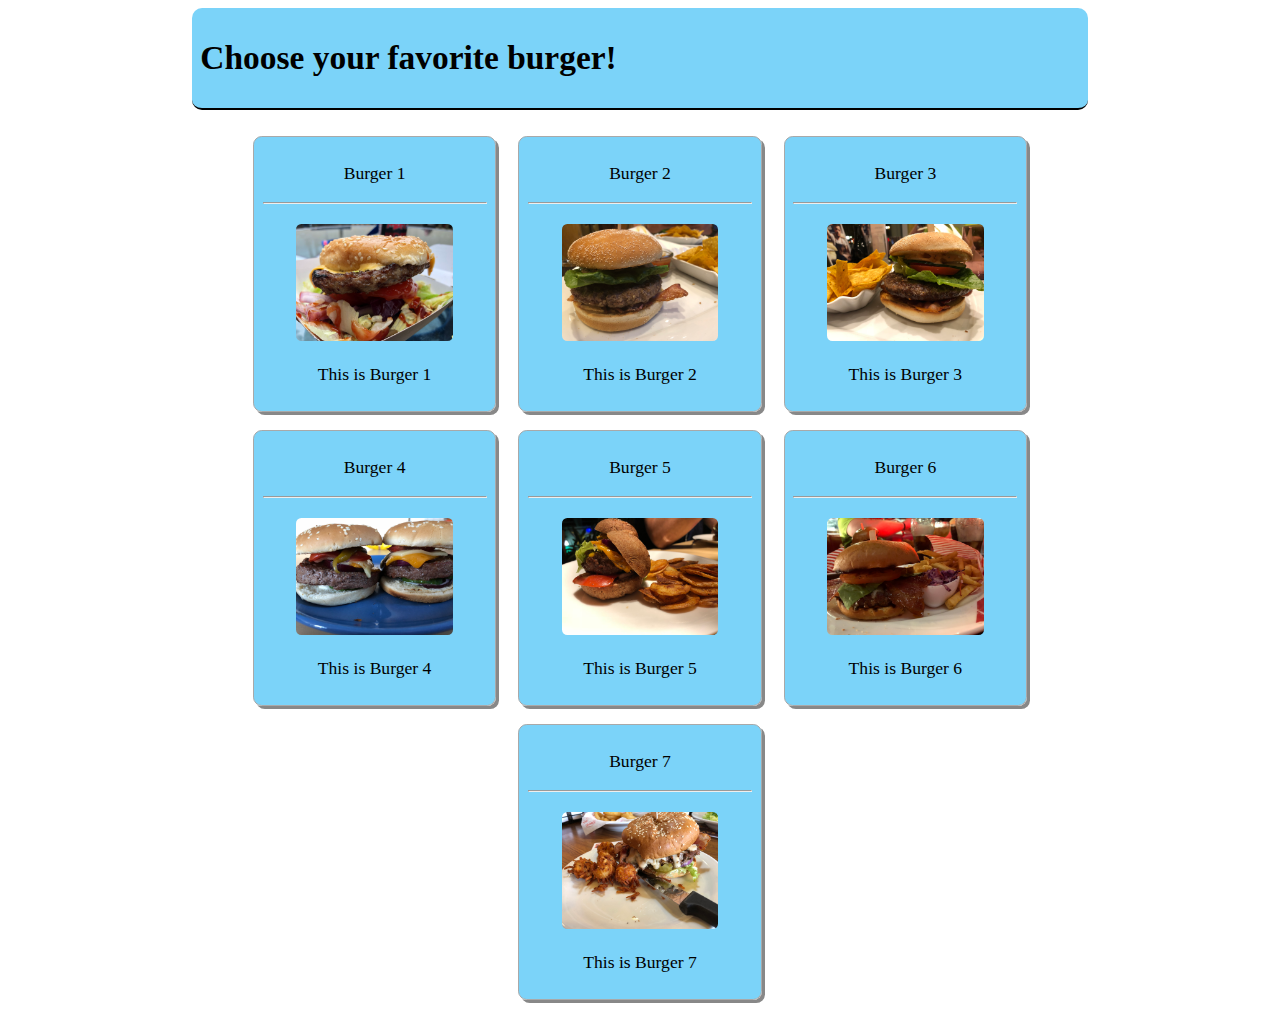
<file: appAuswahl/appWahl.html>
<!DOCTYPE html>
<html lang="en" dir="ltr">
  <head>
    <meta charset="utf-8">
    <title>App-Wahl</title>

    <link rel="stylesheet" href="appWahlStyle.css">
  </head>
  <body>
    <header>
      <h1>Choose your favorite burger!</h1>
    </header>

    <div class="overview">
      <section class="card">
        <p>Burger 1</p>
        <hr>
        <img src="Bilder/Burger1.JPG" alt="Burger 1">
        <p>This is Burger 1</p>
      </section>
      <section class="card">
        <p>Burger 2</p>
        <hr>
        <img src="Bilder/Burger2.JPG" alt="Burger 2">
        <p>This is Burger 2</p>
      </section>
      <section class="card">
        <p>Burger 3</p>
        <hr>
        <img src="Bilder/Burger3.JPG" alt="Burger 3">
        <p>This is Burger 3</p>
      </section>
      <section class="card">
        <p>Burger 4</p>
        <hr>
        <img src="Bilder/Burger4.JPG" alt="Burger 4">
        <p>This is Burger 4</p>
      </section>
      <section class="card">
        <p>Burger 5</p>
        <hr>
        <img src="Bilder/Burger5.JPG" alt="Burger 5">
        <p>This is Burger 5</p>
      </section>
      <section class="card">
        <p>Burger 6</p>
        <hr>
        <img src="Bilder/Burger6.JPG" alt="Burger 6">
        <p>This is Burger 6</p>
      </section>
      <section class="card">
        <p>Burger 7</p>
        <hr>
        <img src="Bilder/Burger7.JPG" alt="Burger 7">
        <p>This is Burger 7</p>
      </section>

    </div>
  </body>
</html>
</file>
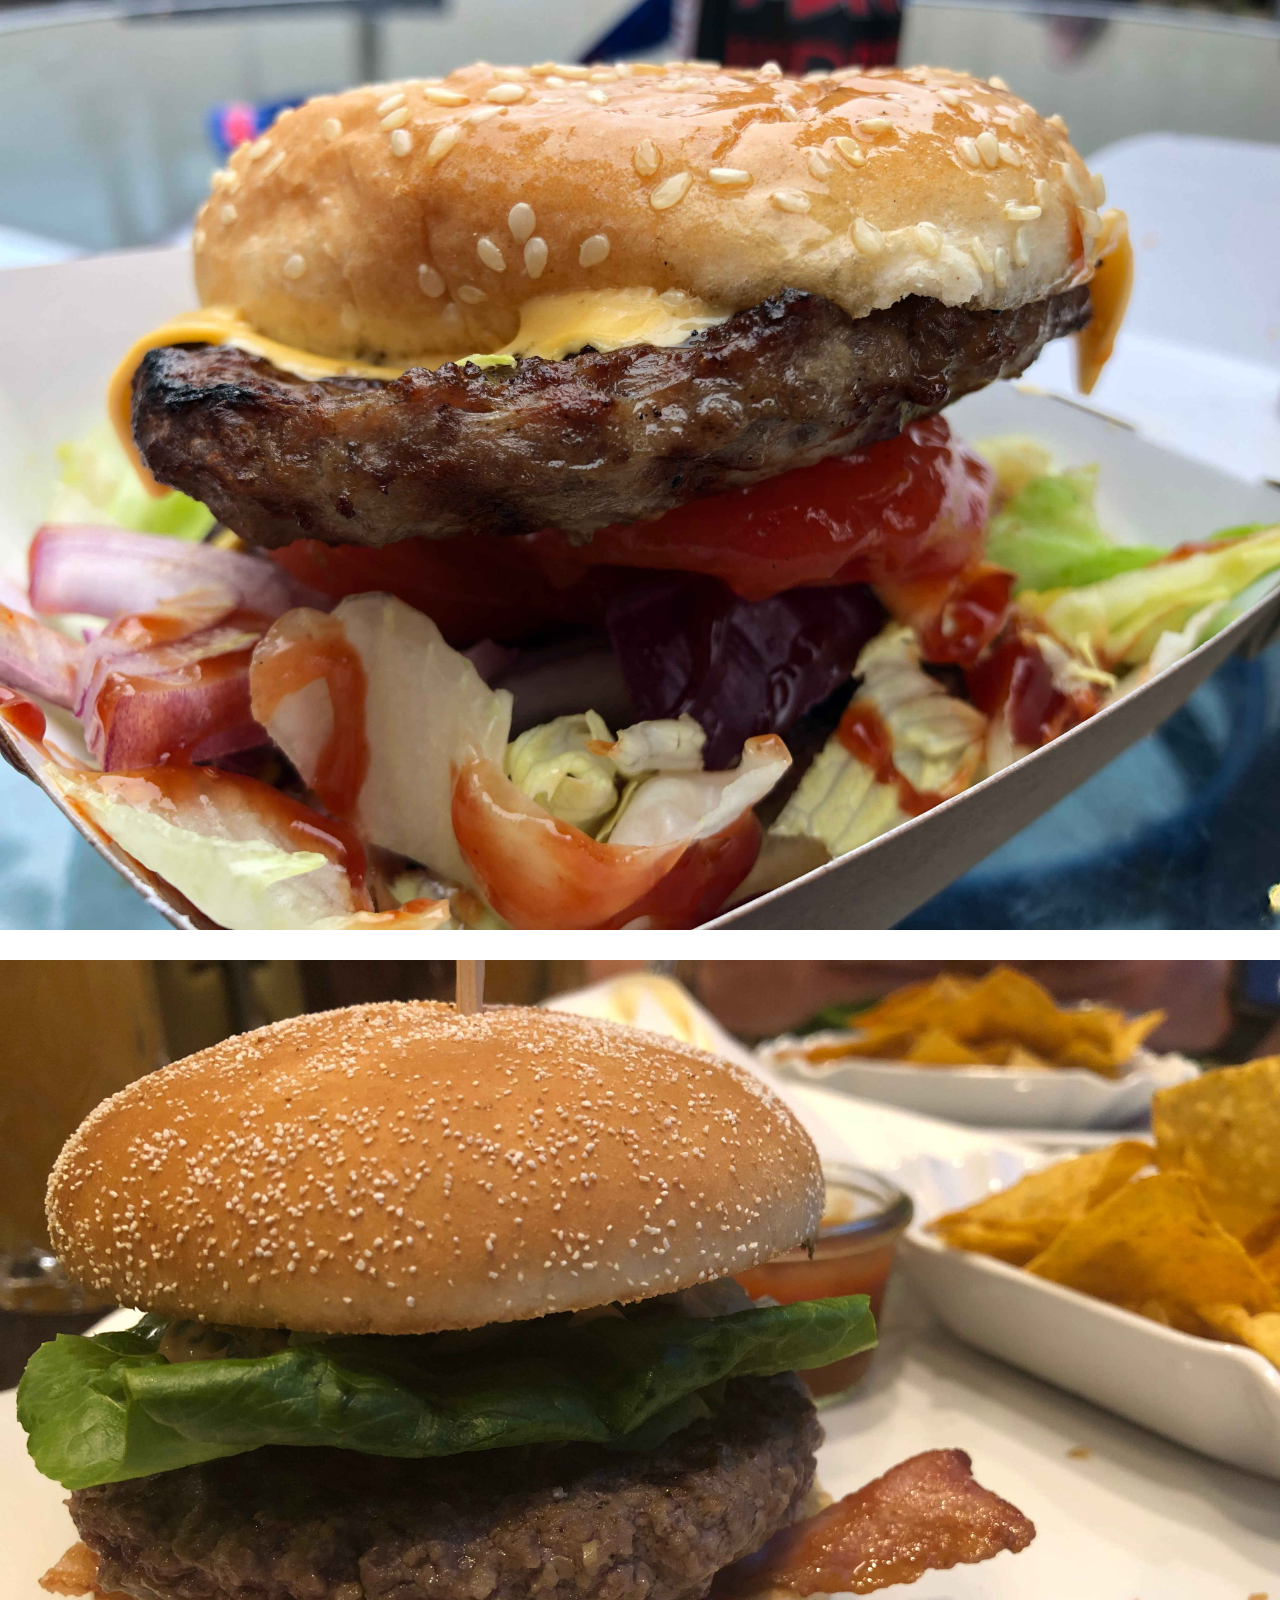
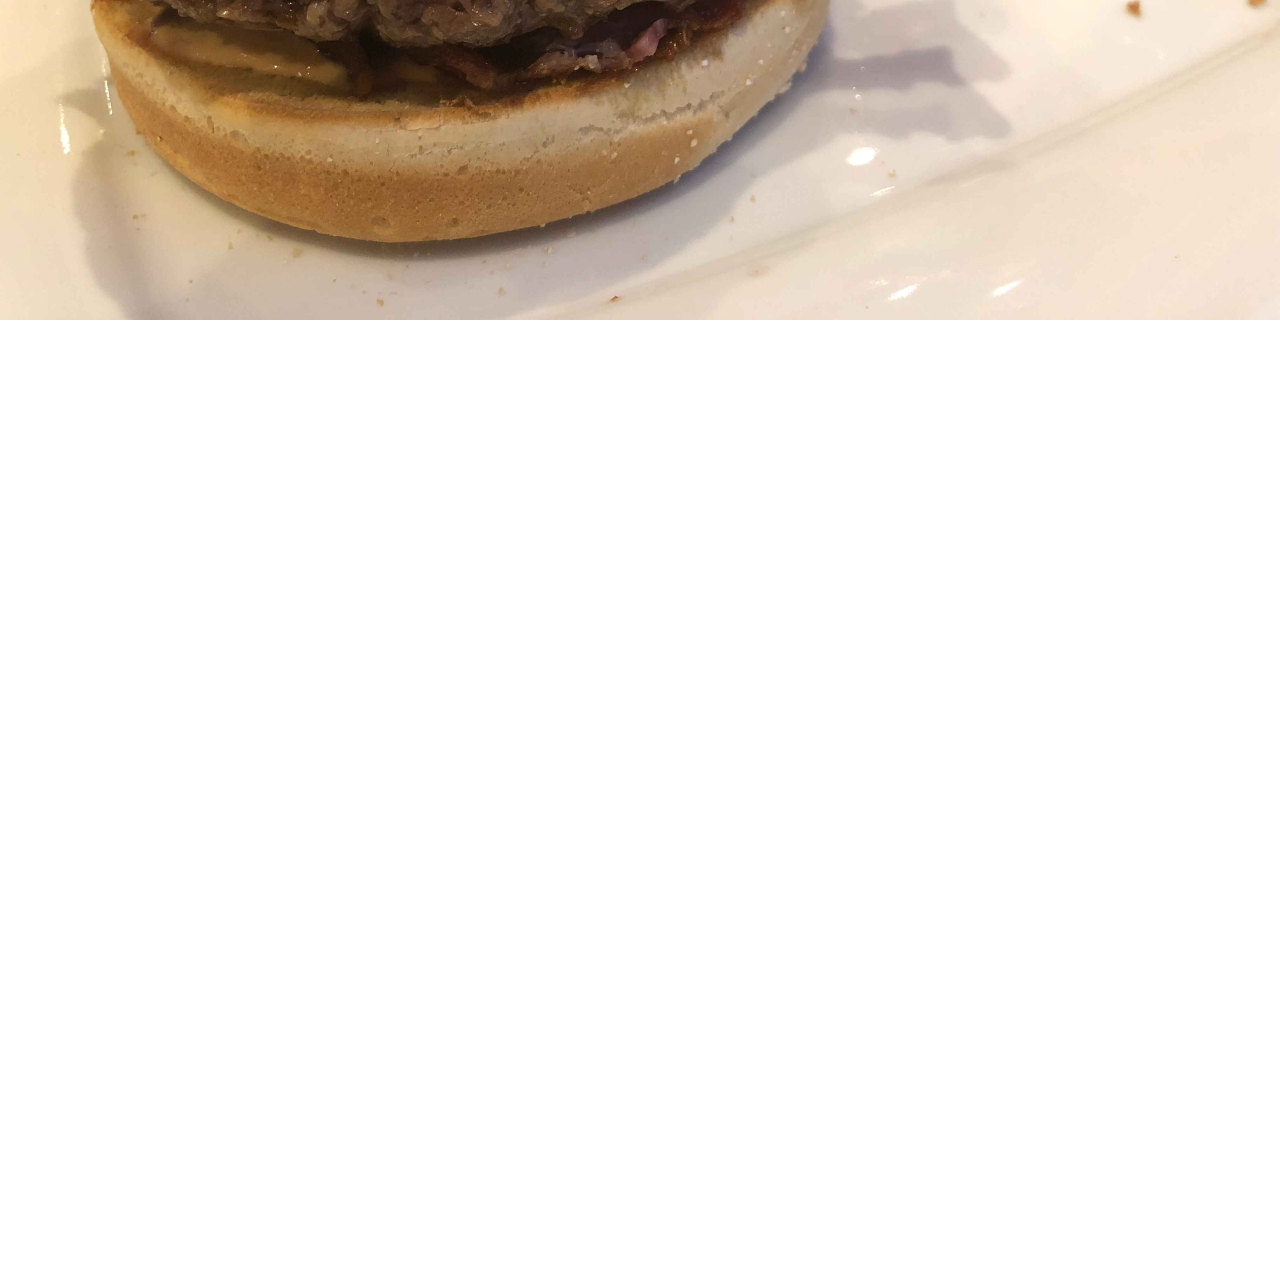
<file: appAuswahl/images.html>
<!DOCTYPE html>
<html lang="en" dir="ltr">
  <head>
    <meta charset="utf-8">
    <title>Bilder-Show</title>
    <link rel="stylesheet" href="imagesStyle.css">
  </head>
  <body>
    <section class="ebene" id="ebene1">
    </section>
    <section class="ebene" id="ebene2">
    </section>
    <section class="ebene" id="ebene3">
    </section>
  </body>
</html>
</file>
<file: Aufgabe/style.css>
/** Hintergrundbild **/
html {
    min-height: 100%;
}

body {
    margin: 0;
    padding: 0;
    background-image: url("img/bg.jpg");
}

/** Allgemeine Schrifteinstellungen **/
@import url('https://fonts.googleapis.com/css?family=Bellefair');

html {
    font-family: 'Bellefair', serif;
    font-size: 13pt;
}

/** Header **/
header {
    padding: 0em 1em 0em 1em;
    font-variant: small-caps;

    background-color: rgb(235, 235, 235);

    display: flex;
    justify-content : space-between;
    align-content: center;
    align-items: center;


    border-bottom-style: solid;
    border-bottom-width: 2px;
    border-bottom-color: #a8aeb1;
}

/** Hauptbereich **/
main {
    padding: 1em;
}

main > aside {
  max-width: 50%;
  position: absolute;
  right: 0px;
}

main > aside > img {
    border: 1px solid #707070;
    padding: 0.2em;
    background: #eaeaea;
    width: 10em;
    height: 10em;
}


main > aside > h2 {
    text-align: center;
    margin: 2em 0 2em 0;
    color: rgb(120, 120, 120);
    font-weight: normal;
}

#logo {
  width: 10em;
}
</file>
<file: Aufgabe6/style.css>
html, body {
  padding 0px;
  margin 0px;
}

header {
  background-color: rgb(22,177,198);
  color: white;
  padding: 0.5em;
  margin-bottom: 1em;
}

main {
  padding: 0.5em;
}

main > h2 {
  color: rgb(17,96,107);
}

.album {
  border-style: solid;
  border-width: 1px;
  border-color: LightGrey;
  padding: 0em;
  margin-bottom: 1em;
  width: 30em;

}

.album > .icon {
  font-size: 330%;
  display: inline-block;
}

.album > .description {
  padding-left: 0.5em;
  display: inline-block;
}

.title {
  font-weight: bold;
}
</file>
<file: AufgabeGnom/Gnome 3/Gnome 3/Loesung/style.css>
/*
 * ALLGEMEINES
 */
body {
    font-family: sans-serif;
    font-size: 9pt;

    /* Damit der Footer quasi immer bis ganz nach unten geht */
    background: black;
}

body, a, a:visited {
    color: #919191;
}

a:hover {
    color: white;
    text-decoration: underline;
}

section {
    padding: 2em;
}

h3 {
    font-size: 180%;
}

/*
 * Navigationsleiste
 */
#logo {
    width: 5em;
}

#nav-main {
    background: #4A86CF;
    font-size: 110%;
    padding: 0;
}

#nav-main,
#nav-main a,
#nav-main a:visited,
#nav-main button {
    color: #F1F4F8;
}

#nav-main a:hover {
    color: #3F4D5F;
}

#nav-main .active {
    background: #3968A1;
}

#nav-main li:hover {
    background: #6E9ED9;
}

/*
 * Hauptbereich mit kleinen Screenshots und Texten
 */
main {
    background: white;
    color: #555555;
}

section.details {
    border: 0px solid #C9C9C9;
    border-top-width: 1px;
    font-size: 11pt;
}

section.details h4 {
    color: black;
    font-weight: bold;
}

#more-info h4 {
    color: #0489B7;
    font-weight: bold;
}

#more-info a,
#more-info a:visited {
    color: #5474A3;
    text-decoration: underline;
}

#more-info a:hover {
    color: #5A82B5;
}

/*
 * Fußbereich mit weiteren Links
 */
footer {
    font-size: small;

    padding-top: 2em;
    padding-bottom: 1em;
}

footer .socialmedia {
    font-size: 200%;
}

footer .socialmedia a:hover {
    text-decoration: none;
}

footer .bold {
    font-weight: bold;
}

footer ul {
    list-style: none;
    padding: 0;
}

footer p {
    margin-top: 3rem;
    font-size: smaller;
}
</file>
<file: style.css>
/* Main */
#overview {
  display: flex;
}

main h5 {
  padding-bottom: 0.7 em;
  border-bottom-style: solid;
  border-bottom-width: 2px;
}

.libraries h5 {
  border-color: red;
}

#overview section:nth-child(1) h5 {

}
#overview section:nth-child(2) h5 {
  padding-bottom: 0.7 em;
  border-bottom-style: solid;
  border-bottom-width: 2px;
  border-color: yellow;
}

#overview section:nth-child(3) h5 {
  padding-bottom: 0.7 em;
  border-bottom-style: solid;
  border-bottom-width: 2px;
  border-color: green;
}

#overview section {
  padding: o.7 rem;
}

main ul {
  list-style: none;
}

/* Fußbereich */
footer {
  display: flex;
}

footer h5 {
  margin-bottom: 2em;
}

footer ul {
  list-style: none;
  margin: 0;
  padding: 0;
}

footer li {
  margin: 0;
  padding: 0;
}
</file>
<file: appAuswahl/appWahlStyle.css>
/*Body*/
body {
  margin-left: 15%;
  margin-right: 15%;
}

/*Header*/
header {
  background-color: rgba(90,200,247, 0.8);

    border-style: solid;
    border-color: black;
    border-width: 0;
    border-bottom-width: 2px;

    border-radius: 10px;

    padding: 0.5em;
    font-size: 95%;
}

/*Overview*/

.overview {
    text-align: center;
    padding: 1em;
}

/*Card*/

.card {
    border: 1px solid darkgrey;
    box-shadow: 3px 3px #888888;
    border-radius: 0.5em;
    background-color: rgba(90,200,247, 0.8);
    padding: 0.5em;

    transition: transform 0.5s, background 0.5s;
    transform: scale(1);

    text-align: center;

    display: block;
    width: 100%
}

.card:hover {
    background-color: rgba(80,180,255, 1);
    transform: scale(1.03);
    cursor: pointer;
    box-shadow: 5px 5px #888888;
}

 .card > img {
  max-width: 70%;
  border-radius: 0.3em;
}

hr {
  margin-bottom: 20px;
}

/*Tablets Scrrens*/
@media (min-width: 768px) {
  .card {
    display: inline-block;
    width: 38%;
    margin: 1em;
  }
  html {
    font-size: 110%;
  }
}

/*computer*/
@media (min-width: 992px) {
  .card {
    display: inline-block;
    width: 26%;
    margin: 0.5em;
  }

}
</file>
<file: appAuswahl/imagesStyle.css>
/*html body*/
html, body {
  margin: 0;
  padding: 0;
}

section {
  min-height: 60em;
}

/*Ebenen*/
.ebene {
  background-repeat: no-repeat;
  background-position: center center;
  background-size: cover;
}


#ebene1 {
    background-image: url(BilderSmall/Burger1small.JPG);
    background-attachment: fixed;
}

#ebene2 {
  background-image: url(BilderSmall/Burger2small.JPG);
}

#ebene3 {
    background-image: url(BilderSmall/Burger3small.JPG);
    background-attachment: fixed;
}
</file>
